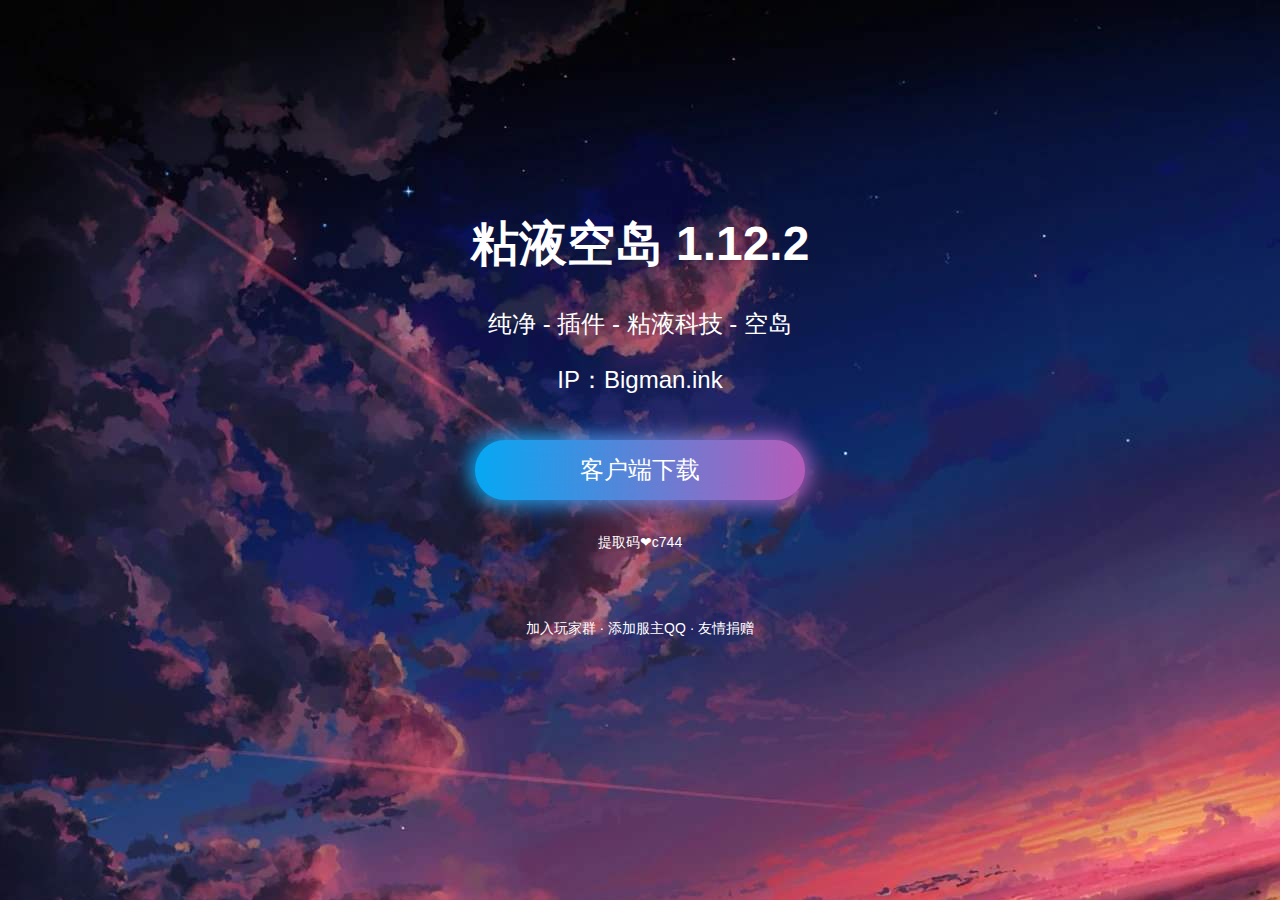
<file: index.html>
<!DOCTYPE html>
<title>粘液空岛 1.12.2</title>
<meta http-equiv="Content-Type" content="text/html; charset=UTF-8">
<link href="resource\icon.ico" rel="shortcut icon">
<link rel="stylesheet" href="css/mycss.css" type="text/css">
<!--
<meta name="viewport" content="width=device-width, initial-scale=1, maximum-scale=1, user-scalable=no">
-->

</head>

<body>
    <div class="divf" style="background-image: url('rc_images/a.jpg');">
    </div>
    <div class="divs">
        <h1 class="big">粘液空岛 1.12.2</h1>
        <p class="normal">纯净 - 插件 - 粘液科技 - 空岛</p>
        <p class="normal">IP：Bigman.ink</p>
        <div class="divbtmbox">
            <a href="https://pan.baidu.com/s/1egdoH7FAT6N0pyNJDSmOsg">
                <div class="divbtn">客户端下载</div>
            </a>
        </div>
        <p class="small">提取码❤c744</p>
        <div style="padding-top: 40px;"></div>
        <p class="small">
            <a href="https://qm.qq.com/cgi-bin/qm/qr?k=5nqO1RnRaqwsALexMsTxdWEJnTgxqW-n&authKey=SGsxs9IRL3Ae8Iaat6bJl2dwCfPArh5eE7CGc34zlGKb7IFnP6RULcFmkf8SwrQB&noverify=0">  加入玩家群  </a>·
            <a href="https://qm.qq.com/cgi-bin/qm/qr?k=x5juFSoaVIgfqDSIhXzm1jaAqkJLlLOC&noverify=0">  添加服主QQ  </a>·
            <a href="pay.html">  友情捐赠  </a>
        </p>
    </div>
</body>

</html>
</file>
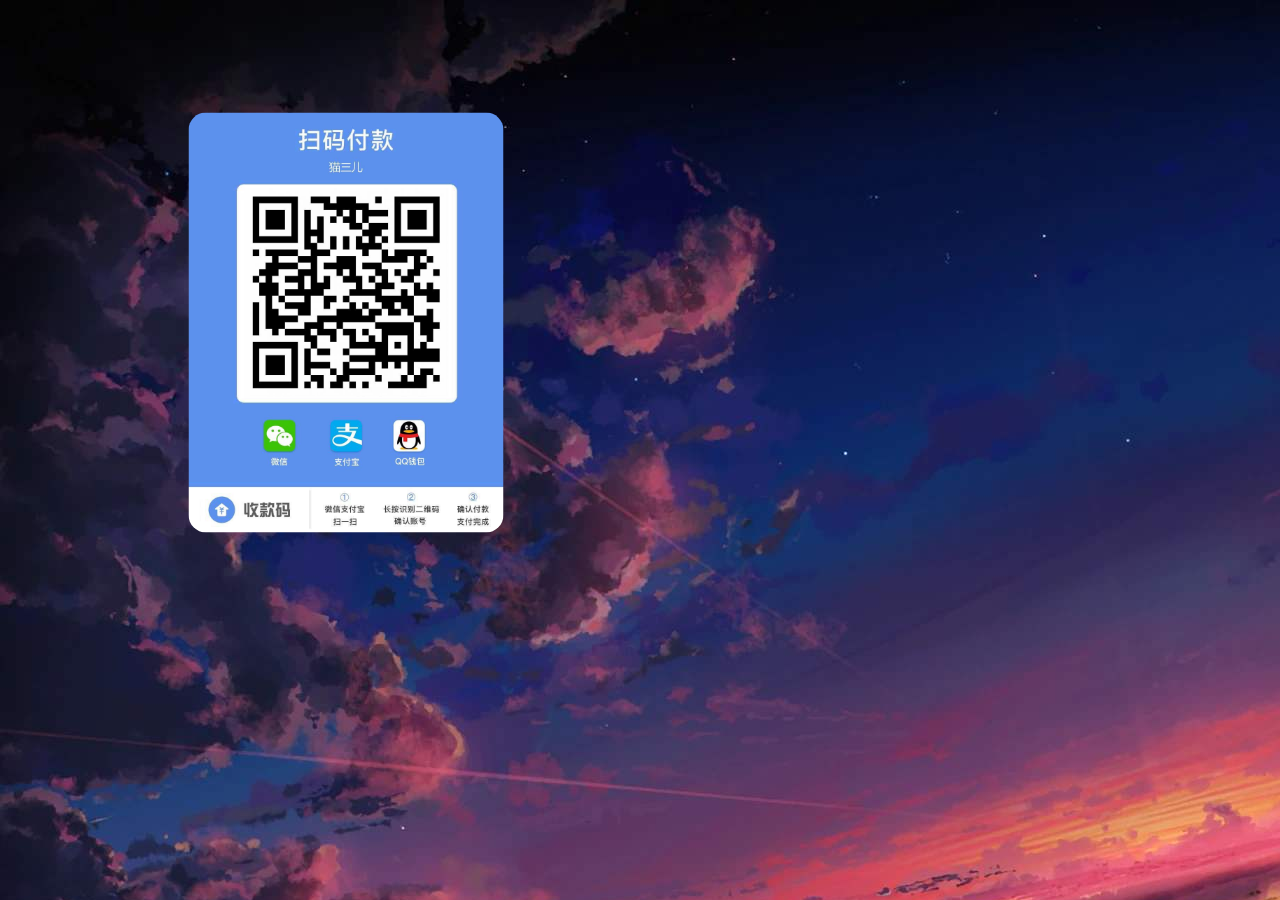
<file: pay.html>
<!DOCTYPE html>
<title>捐赠</title>
<meta http-equiv="Content-Type" content="text/html; charset=UTF-8">
<link href="resource\icon.ico" rel="shortcut icon">
<link rel="stylesheet" href="css/mycss.css" type="text/css">

<meta name="viewport" content="width=device-width, initial-scale=1, maximum-scale=1, user-scalable=no">
</head>

<body>
    <div class="divf" style="background-image: url('rc_images/a.jpg');">
    </div>
    <div class="pay">
    <img src="/rc_images/666455f3b8a4cb9.jpg">
    </div>

</body>

</html>
</file>
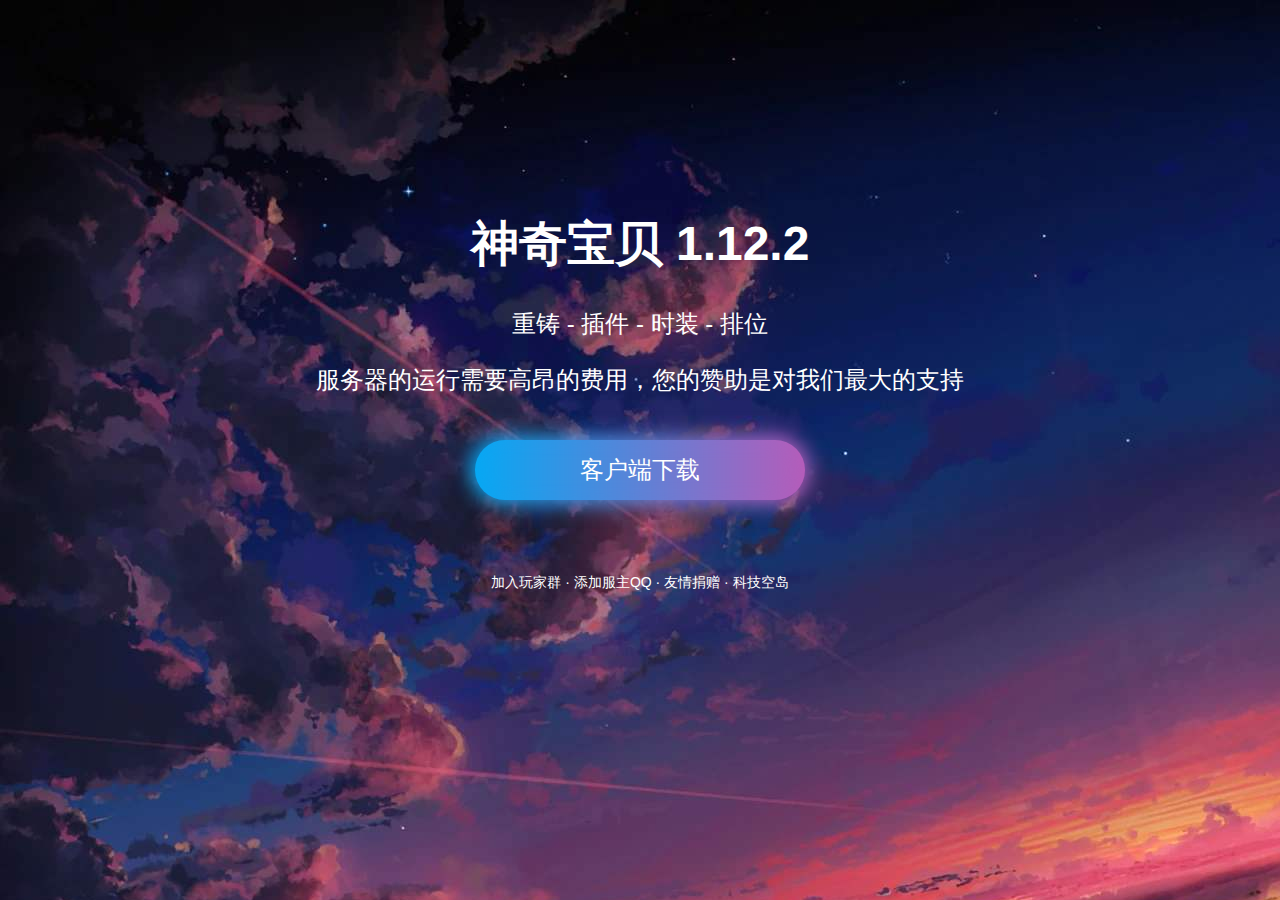
<file: sqbb.html>
<!DOCTYPE html>
<title>粘液空岛 1.12.2</title>
<meta http-equiv="Content-Type" content="text/html; charset=UTF-8">
<link href="resource\icon.ico" rel="shortcut icon">
<link rel="stylesheet" href="css/mycss.css" type="text/css">
<!--
<meta name="viewport" content="width=device-width, initial-scale=1, maximum-scale=1, user-scalable=no">
-->

</head>

<body>
    <div class="divf" style="background-image: url('rc_images/a.jpg');">
    </div>
    <div class="divs">
        <h1 class="big">神奇宝贝 1.12.2</h1>
        <p class="normal">重铸 - 插件 - 时装 - 排位</p>
        <p class="normal">服务器的运行需要高昂的费用，您的赞助是对我们最大的支持</p>
        <div class="divbtmbox">
            <a href="http://153.36.232.7:22313/%E8%80%81B%E7%A5%9E%E5%A5%87%E5%AE%9D%E8%B4%9D%E6%B5%8B%E8%AF%95%E7%AB%AF.rar">
                <div class="divbtn">客户端下载</div>
            </a>
        </div>
        <!-- <p class="small">提取码❤c744</p> -->
        <div style="padding-top: 40px;"></div>
        <p class="small">
            <a href="https://jq.qq.com/?_wv=1027&k=HtRvLYNy">  加入玩家群  </a>·
            <a href="https://qm.qq.com/cgi-bin/qm/qr?k=x5juFSoaVIgfqDSIhXzm1jaAqkJLlLOC&noverify=0">  添加服主QQ  </a>·
            <a href="pay.html">  友情捐赠  </a>·
            <a href="index.html">  科技空岛  </a>
        </p>
        
    </div>
</body>

</html>
</file>
<file: css/mycss.css>
body {
    margin: 0;
    padding: 0;
    font: 12px 微软雅黑, 宋体, Tahoma, Geneva, sans-serif;
}

a {
    text-decoration: none;
    color: white;
}

a:hover {
    color: white;
}

.divf {
    width: 100%;
    height: 100%;
    /*background-image: linear-gradient(40deg, #7A88FF, #7AFFAF);*/
    position: absolute;
    filter: blur(0px);
}

.pay {
    width: 100%;
    height: 100%;
    top:-20%;
    left: -23%;
    text-align: center;
    position: absolute;
    transform: scale(0.35);
}

.pay img{
    border-radius: 50px;
}

.divs {
    width: 60%;
    min-width: 60%;
    height: 60%;
    min-height: 60%;
    margin: auto;
    top: 0;
    left: 0;
    bottom: 0;
    right: 0;
    position: absolute;
    text-align: center;
    object-fit: cover;
    /*
    background-color: #ffffff;
    border-radius: 15px;
    box-shadow: 8px 8px 8px 0 rgb(95, 95, 95);
    */
}

.big {
    font-size: 48px;
    font-weight: 900;
    color: white;
}

.normal {
    font-size: 24px;
    color: white;
}

.small {
    font-size: 14px;
    color: white;
}

.divbtmbox {
    padding: 50px;
    margin: 0 auto;
    text-align: center;
    width: 200px;
}

.divbtn {
    text-decoration: none;
    position: absolute;
    left: 50%;
    transform: translate(-50%, -50%);
    font-size: 24px;
    background: linear-gradient(90deg, #03a9f4, #f441a5, #ffeb3b, #03a9f4);
    background-size: 400%;
    width: 330px;
    height: 60px;
    text-align: center;
    text-transform: uppercase;
    line-height: 60px;
    border-radius: 50px;
    z-index: 1;
}

.divbtn::before {
    content: "";
    position: absolute;
    left: -5px;
    right: -5px;
    top: -5px;
    bottom: -5px;
    background: linear-gradient(90deg, #03a9f4, #f441a5, #ffeb3b, #03a9f4);
    background-size: 400%;
    border-radius: 50px;
    filter: blur(10px);
    z-index: -1;
}

.divbtn:hover::before {
    animation: sun 8s infinite;
}

.divbtn:hover {
    animation: sun 8s infinite;
}

@keyframes sun {
    100% {
        background-position: -400% 0;
    }
}

@keyframes fade-in {
    0% {
        opacity: 0;
    }
    /*初始状态 透明度为0*/
    100% {
        opacity: 1;
    }
    /*结束状态 透明度为1*/
}

@-webkit-keyframes fade-in {
    /*针对webkit内核*/
    0% {
        opacity: 0;
    }
    100% {
        opacity: 1;
    }
}

.divs {
    animation: fade-in;
    /*淡入效果*/
    animation-duration: 3s;
    /*动画持续时间*/
    -webkit-animation: fade-in 3s;
    /*针对webkit内核*/
}
</file>
